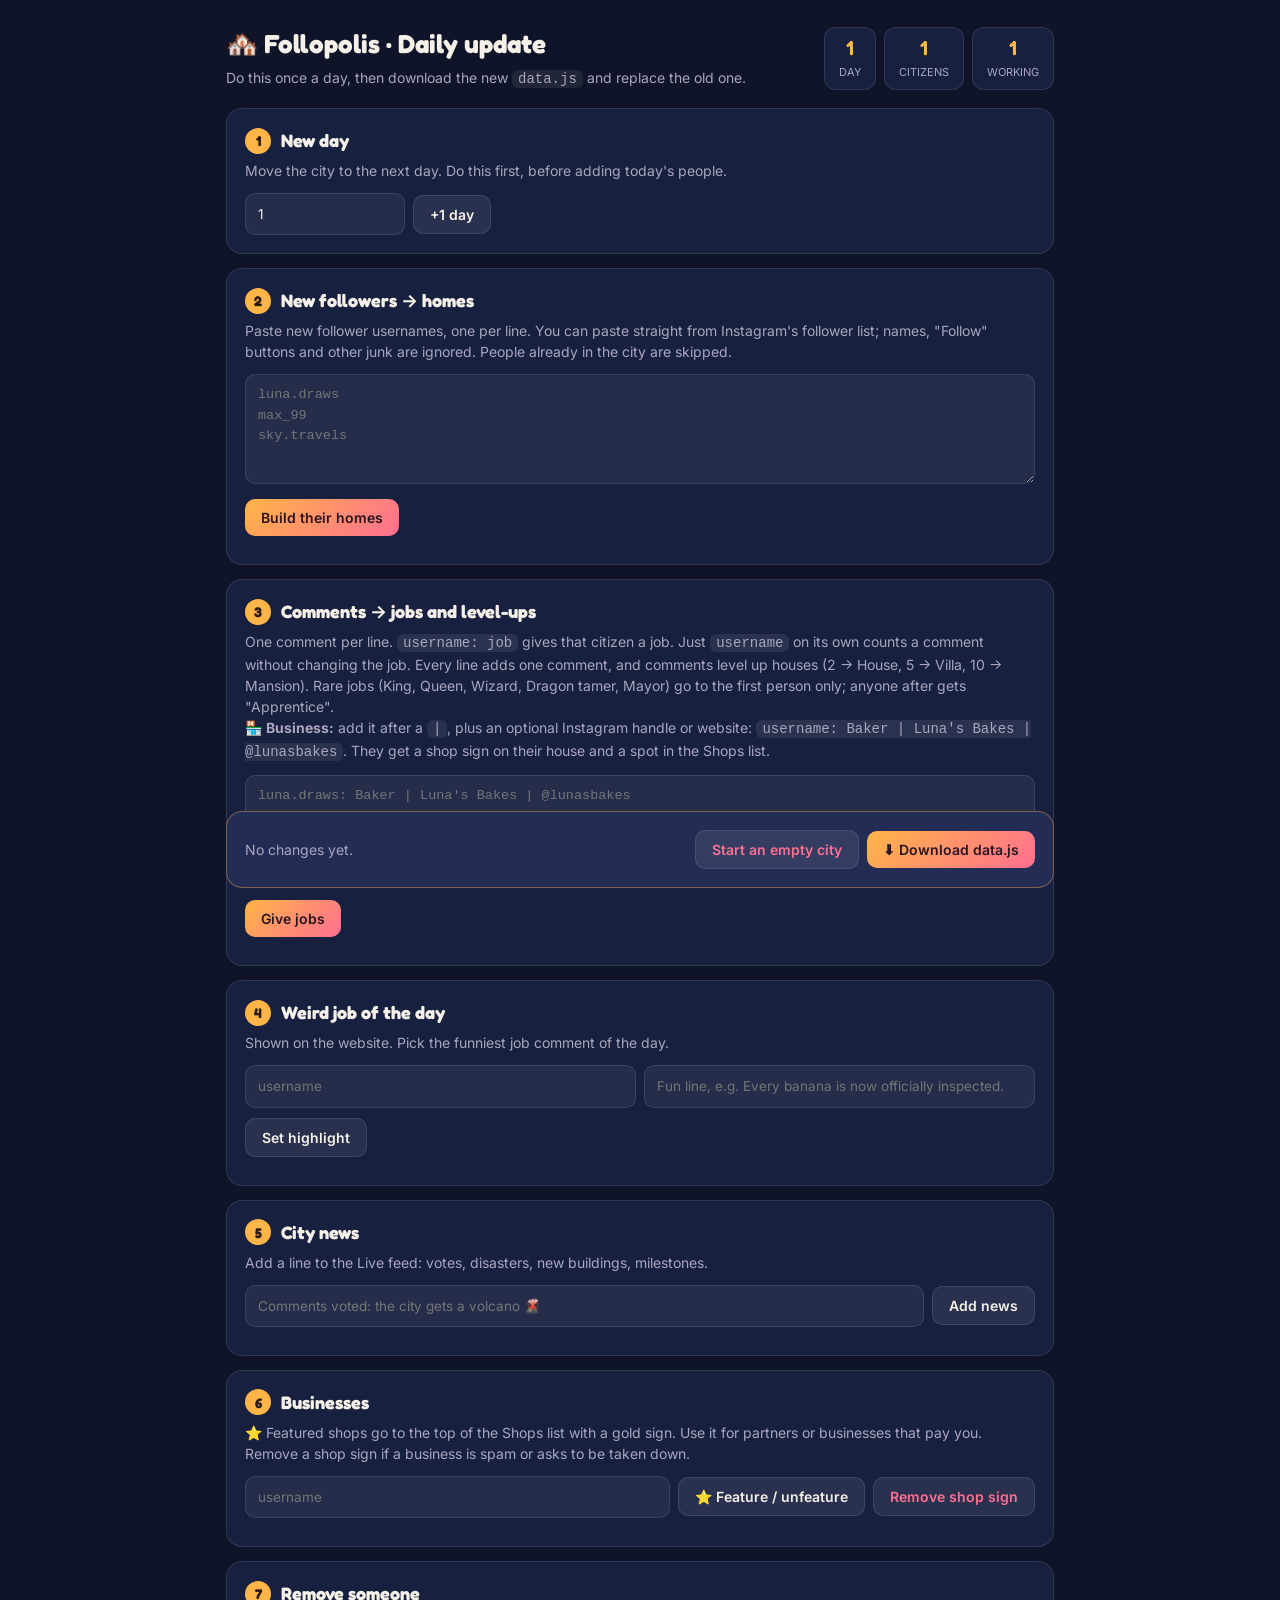
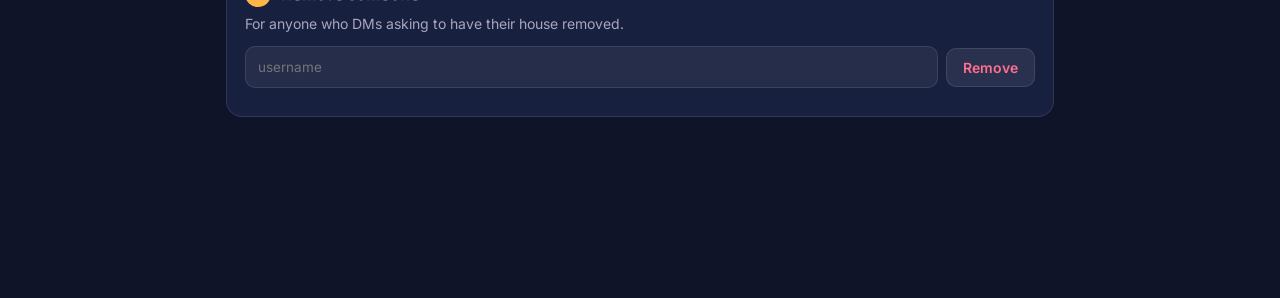
<file: admin.html>
<!doctype html>
<html lang="en">
<head>
  <meta charset="utf-8">
  <meta name="viewport" content="width=device-width, initial-scale=1">
  <meta name="robots" content="noindex">
  <title>City Admin</title>
  <link href="https://fonts.googleapis.com/css2?family=Fredoka:wght@500;600;700&family=Inter:wght@400;500;600&display=swap" rel="stylesheet">
  <script>
    // always load fresh copies so daily updates show up straight away
    for (const f of ['config', 'jobs', 'data']) document.write(`<script src="js/${f}.js?v=${Date.now()}"><\/script>`);
  </script>
  <style>
    :root { --bg: #0f1428; --card: #182040; --line: rgba(255,255,255,.1); --text: #f5f1e8; --muted: #a9a6bd; --accent: #ffb547; --pink: #ff6f91; --ok: #7ddc8a; }
    * { box-sizing: border-box; }
    [hidden] { display: none !important; }
    body { margin: 0; background: var(--bg); color: var(--text); font: 14px/1.5 Inter, system-ui, sans-serif; }
    main { max-width: 860px; margin: 0 auto; padding: 24px 16px 80px; }
    h1, h2 { font-family: Fredoka, Inter, sans-serif; margin: 0; }
    h1 { font-size: 26px; }
    h2 { font-size: 18px; display: flex; gap: 10px; align-items: center; }
    h2 .n { width: 26px; height: 26px; border-radius: 50%; background: var(--accent); color: #2a1a10; display: grid; place-items: center; font-size: 14px; flex: none; }
    .top { display: flex; justify-content: space-between; align-items: end; gap: 12px; flex-wrap: wrap; margin-bottom: 18px; }
    .top p { margin: 4px 0 0; color: var(--muted); }
    .stats { display: flex; gap: 8px; }
    .stat { background: var(--card); border: 1px solid var(--line); border-radius: 12px; padding: 8px 14px; text-align: center; }
    .stat b { display: block; font: 600 20px Fredoka; color: var(--accent); }
    .stat small { color: var(--muted); font-size: 11px; text-transform: uppercase; }
    section { background: var(--card); border: 1px solid var(--line); border-radius: 16px; padding: 18px; margin-bottom: 14px; }
    section p.help { color: var(--muted); margin: 6px 0 12px; }
    code { background: rgba(255,255,255,.08); padding: 1px 6px; border-radius: 6px; }
    textarea, input { width: 100%; background: rgba(255,255,255,.06); border: 1px solid var(--line); color: var(--text); border-radius: 10px; padding: 10px 12px; font: 13.5px/1.5 ui-monospace, Consolas, monospace; }
    textarea { min-height: 110px; resize: vertical; }
    input { font-family: Inter, sans-serif; }
    .row { display: flex; gap: 8px; align-items: center; flex-wrap: wrap; margin-top: 10px; }
    .row input { flex: 1; min-width: 160px; }
    button { font: 600 14px Inter, sans-serif; border: 1px solid var(--line); background: rgba(255,255,255,.08); color: var(--text); padding: 10px 16px; border-radius: 10px; cursor: pointer; }
    button:hover { background: rgba(255,255,255,.14); }
    button.primary { background: linear-gradient(135deg, var(--accent), var(--pink)); color: #2a1420; border: 0; }
    button.danger { color: var(--pink); }
    .out { margin-top: 10px; font-size: 13px; color: var(--ok); white-space: pre-wrap; }
    .out .warn { color: var(--accent); }
    .save { position: sticky; bottom: 12px; display: flex; gap: 10px; align-items: center; justify-content: space-between; flex-wrap: wrap; background: #232c55; border-color: rgba(255,181,71,.4); }
    .save p { margin: 0; color: var(--muted); }
    .save b { color: var(--accent); }
    #draft { background: rgba(255,181,71,.12); border-color: rgba(255,181,71,.4); }
    a { color: var(--accent); }
  </style>
</head>
<body>
<main>
  <div class="top">
    <div>
      <h1>🏘️ <span id="name"></span> · Daily update</h1>
      <p>Do this once a day, then download the new <code>data.js</code> and replace the old one.</p>
    </div>
    <div class="stats">
      <div class="stat"><b id="s-day"></b><small>Day</small></div>
      <div class="stat"><b id="s-cit"></b><small>Citizens</small></div>
      <div class="stat"><b id="s-work"></b><small>Working</small></div>
    </div>
  </div>

  <section id="draft" hidden>
    <h2>You have unsaved changes from last time</h2>
    <p class="help" id="draft-info"></p>
    <div class="row"><button class="primary" id="draft-yes">Continue those changes</button><button id="draft-no">Throw them away</button></div>
  </section>

  <section>
    <h2><span class="n">1</span> New day</h2>
    <p class="help">Move the city to the next day. Do this first, before adding today's people.</p>
    <div class="row"><input id="day" type="number" min="1" style="max-width:120px"><button id="next-day">+1 day</button></div>
  </section>

  <section>
    <h2><span class="n">2</span> New followers → homes</h2>
    <p class="help">Paste new follower usernames, one per line. You can paste straight from Instagram's follower list; names, "Follow" buttons and other junk are ignored. People already in the city are skipped.</p>
    <textarea id="followers" placeholder="luna.draws&#10;max_99&#10;sky.travels"></textarea>
    <div class="row"><button class="primary" id="add-followers">Build their homes</button></div>
    <div class="out" id="out-followers"></div>
  </section>

  <section>
    <h2><span class="n">3</span> Comments → jobs and level-ups</h2>
    <p class="help">One comment per line. <code>username: job</code> gives that citizen a job. Just <code>username</code> on its own counts a comment without changing the job. Every line adds one comment, and comments level up houses (2 → House, 5 → Villa, 10 → Mansion). Rare jobs (King, Queen, Wizard, Dragon tamer, Mayor) go to the first person only; anyone after gets "Apprentice".<br>
      🏪 <b>Business:</b> add it after a <code>|</code>, plus an optional Instagram handle or website: <code>username: Baker | Luna's Bakes | @lunasbakes</code>. They get a shop sign on their house and a spot in the Shops list.</p>
    <textarea id="comments" placeholder="luna.draws: Baker | Luna's Bakes | @lunasbakes&#10;max_99: ghost hunter&#10;sky.travels"></textarea>
    <div class="row"><button class="primary" id="apply-comments">Give jobs</button></div>
    <div class="out" id="out-comments"></div>
  </section>

  <section>
    <h2><span class="n">4</span> Weird job of the day</h2>
    <p class="help">Shown on the website. Pick the funniest job comment of the day.</p>
    <div class="row"><input id="hl-name" placeholder="username" list="names"><input id="hl-note" placeholder="Fun line, e.g. Every banana is now officially inspected."></div>
    <div class="row"><button id="set-hl">Set highlight</button></div>
    <div class="out" id="out-hl"></div>
  </section>

  <section>
    <h2><span class="n">5</span> City news</h2>
    <p class="help">Add a line to the Live feed: votes, disasters, new buildings, milestones.</p>
    <div class="row"><input id="event" placeholder="Comments voted: the city gets a volcano 🌋"><button id="add-event">Add news</button></div>
    <div class="out" id="out-event"></div>
  </section>

  <section>
    <h2><span class="n">6</span> Businesses</h2>
    <p class="help">⭐ Featured shops go to the top of the Shops list with a gold sign. Use it for partners or businesses that pay you. Remove a shop sign if a business is spam or asks to be taken down.</p>
    <div class="row"><input id="biz" placeholder="username" list="names"><button id="feature">⭐ Feature / unfeature</button><button class="danger" id="unbiz">Remove shop sign</button></div>
    <div class="out" id="out-biz"></div>
  </section>

  <section>
    <h2><span class="n">7</span> Remove someone</h2>
    <p class="help">For anyone who DMs asking to have their house removed.</p>
    <div class="row"><input id="remove" placeholder="username" list="names"><button class="danger" id="do-remove">Remove</button></div>
    <div class="out" id="out-remove"></div>
  </section>

  <section class="save">
    <p id="changes">No changes yet.</p>
    <div class="row" style="margin:0">
      <button id="reset" class="danger">Start an empty city</button>
      <button class="primary" id="download">⬇ Download data.js</button>
    </div>
  </section>
  <datalist id="names"></datalist>
</main>

<script src="js/admin.js"></script>
</body>
</html>
</file>
